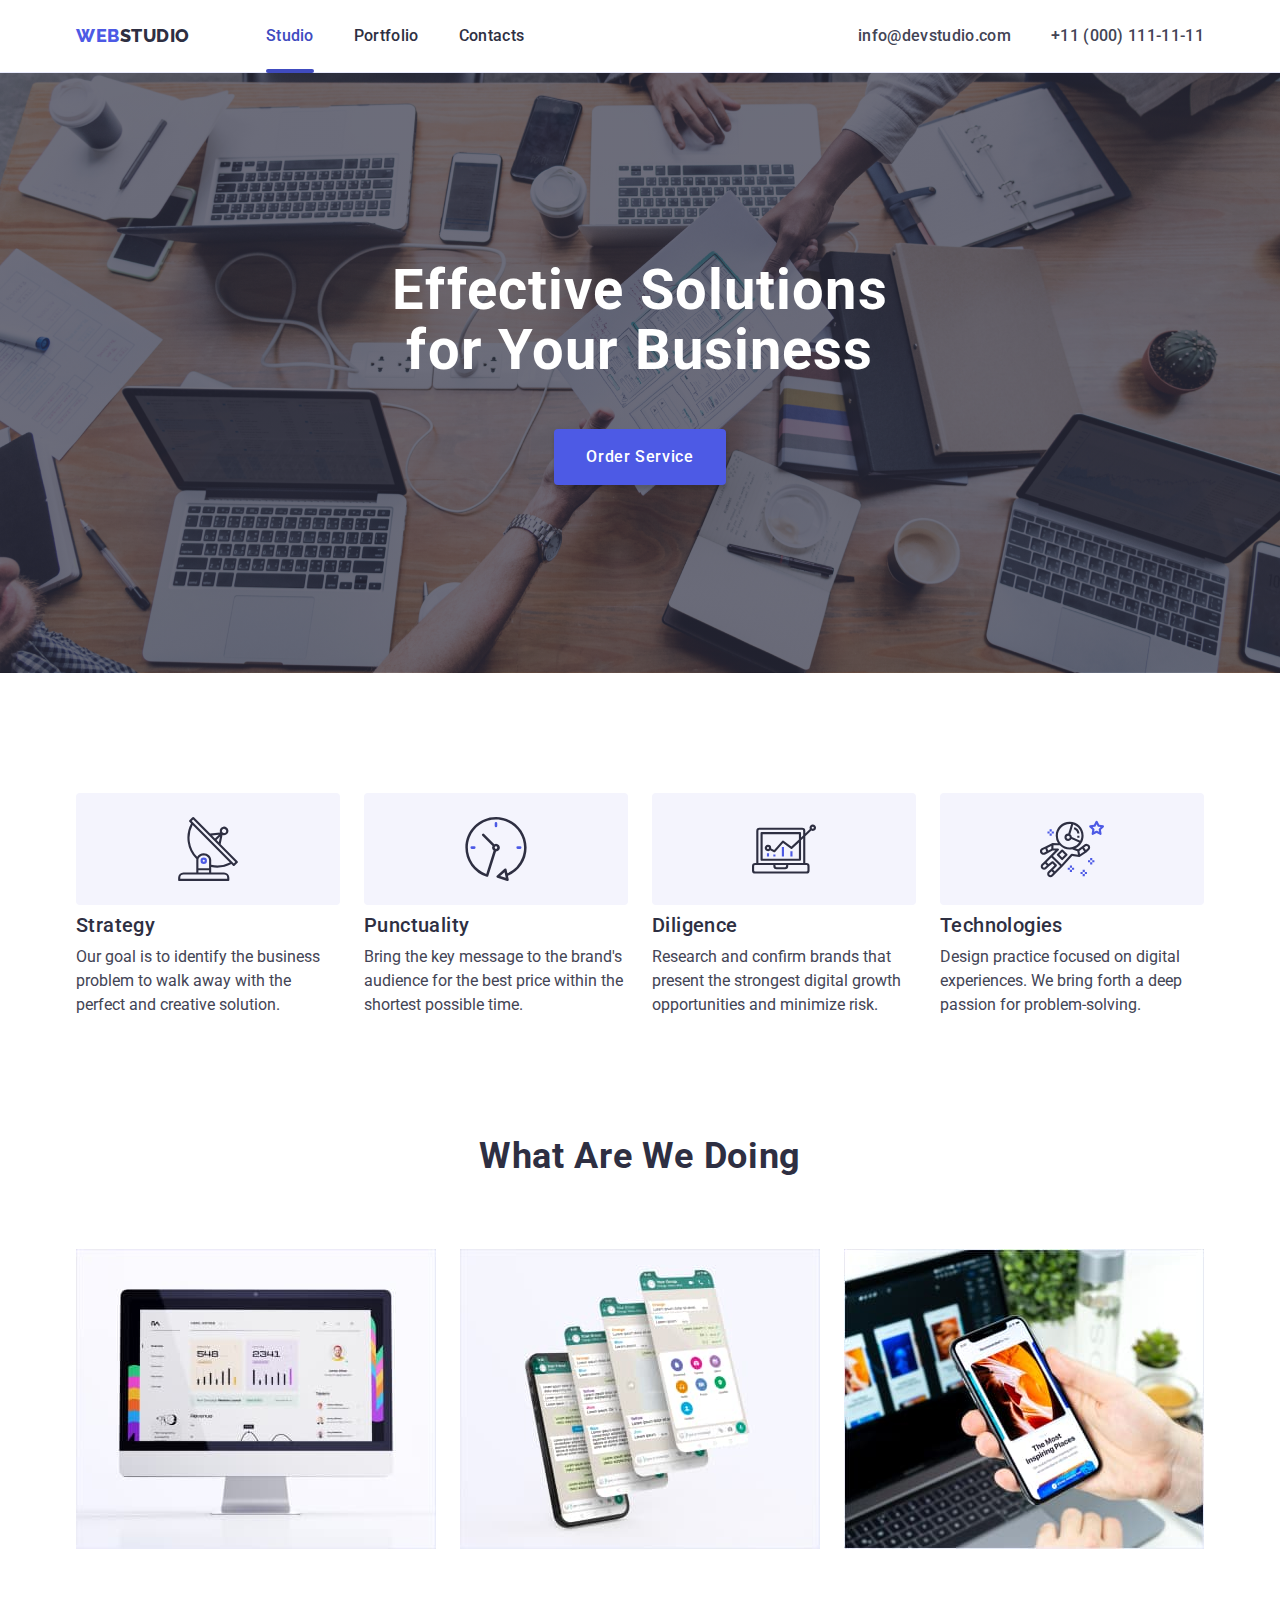
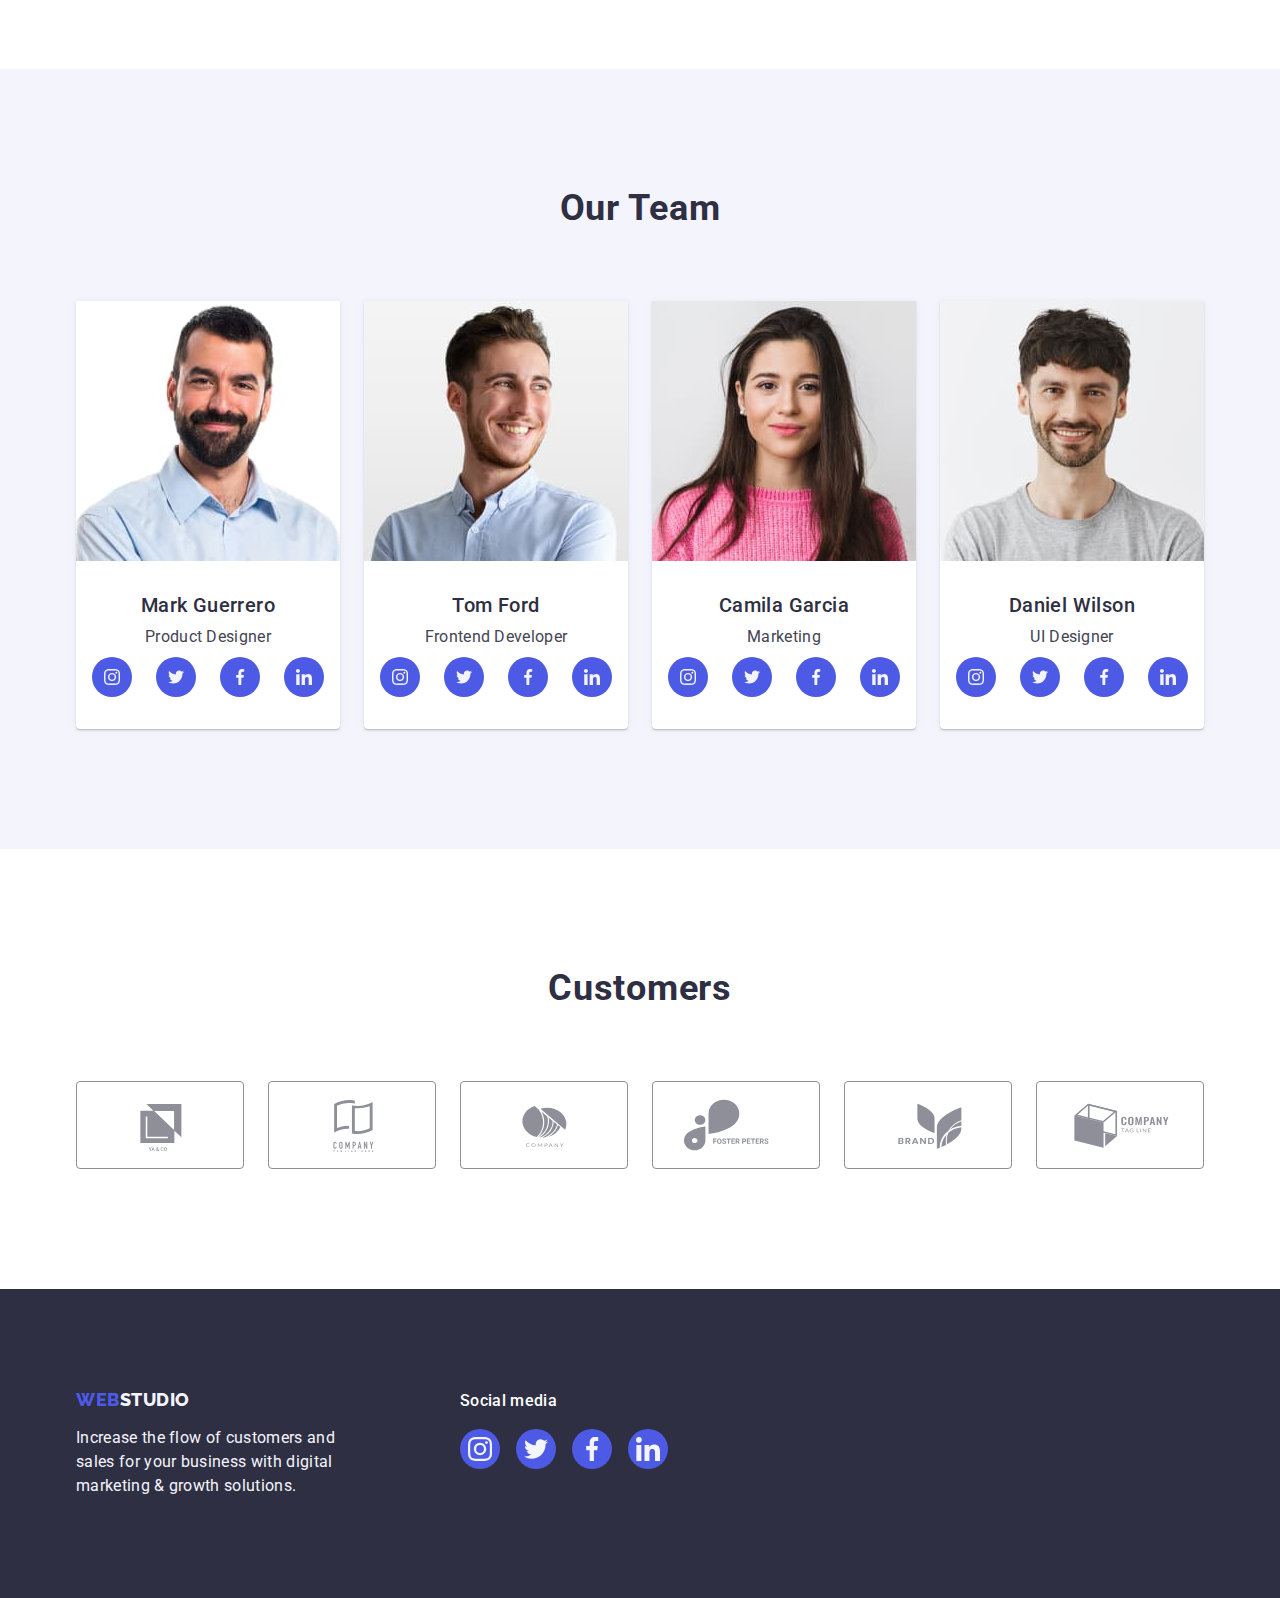
<file: index.html>
<!DOCTYPE html>
<html lang="en">
  <head>
    <meta charset="UTF-8" />
    <meta http-equiv="X-UA-Compatible" content="IE=edge" />
    <meta name="viewport" content="width=device-width, initial-scale=1.0" />
    <title>WebStudio</title>
    <link rel="preconnect" href="https://fonts.googleapis.com" />
    <link rel="preconnect" href="https://fonts.gstatic.com" crossorigin />
    <link
      href="https://fonts.googleapis.com/css2?family=Raleway:wght@800&family=Roboto:wght@400;500;700;900&display=swap"
      rel="stylesheet"
    />
    <link
      rel="stylesheet"
      href="https://cdnjs.cloudflare.com/ajax/libs/modern-normalize/2.0.0/modern-normalize.min.css"
    />
    <link rel="stylesheet" href="./css/styles.css" />
  </head>
  <body>
    <header class="header background">
      <div class="header-container container">
        <nav class="header-navigation">
          <a
            class="logo link"
            href="./index.html"
            target="_blank"
            rel="noopener noreferrer"
          >
            Web<span class="header-logo-accent">Studio</span>
          </a>
          <ul class="header-list list">
            <li class="header-item">
              <a
                class="header-link current link"
                href="./index.html"
                rel="noopener noreferrer"
              >
                Studio
              </a>
            </li>
            <li class="header-item">
              <a
                class="header-link link"
                href="./portfolio.html"
                rel="noopener noreferrer"
              >
                Portfolio
              </a>
            </li>
            <li class="header-item">
              <a class="header-link link" href="" rel="noopener noreferrer"
                >Contacts</a
              >
            </li>
          </ul>
        </nav>
        <address class="header-contact">
          <ul class="header-list list">
            <li class="header-item">
              <a
                class="header-link link contact"
                href="mailto:info@devstudio.com"
                target="_blank"
                rel="noopener noreferrer"
                >info@devstudio.com
              </a>
            </li>
            <li class="header-item">
              <a
                class="header-link link contact"
                href="tel:+110001111111"
                target="_blank"
                rel="noopener noreferrer"
                >+11 (000) 111-11-11
              </a>
            </li>
          </ul>
        </address>
      </div>
    </header>
    <main class="main">
      <section class="first-container second-background">
        <div class="container">
          <h1 class="first-container-title">
            Effective Solutions for Your Business
          </h1>
          <button class="first-container-btn btn" type="button" data-modal-open>
            Order Service
          </button>
        </div>
      </section>
      <section class="second-container background">
        <div class="container">
          <h2 class="title visually-hidden">Features</h2>
          <ul class="second-container-list list">
            <li class="second-container-item">
              <div class="bg-icon">
                <svg class="second-container-icon" width="64" height="64">
                  <use href="./images/icons.svg#icon-antenna"></use>
                </svg>
              </div>
              <h3 class="item-title">Strategy</h3>
              <p class="text">
                Our goal is to identify the business problem to walk away with
                the perfect and creative solution.
              </p>
            </li>
            <li class="second-container-item">
              <div class="bg-icon">
                <svg class="second-container-icon" width="64" height="64">
                  <use href="./images/icons.svg#icon-clock"></use>
                </svg>
              </div>
              <h3 class="item-title">Punctuality</h3>
              <p class="text">
                Bring the key message to the brand's audience for the best price
                within the shortest possible time.
              </p>
            </li>
            <li class="second-container-item">
              <div class="bg-icon">
                <svg class="second-container-icon" width="64" height="64">
                  <use href="./images/icons.svg#icon-diagram"></use>
                </svg>
              </div>
              <h3 class="item-title">Diligence</h3>
              <p class="text">
                Research and confirm brands that present the strongest digital
                growth opportunities and minimize risk.
              </p>
            </li>
            <li class="second-container-item">
              <div class="bg-icon">
                <svg class="second-container-icon" width="64" height="64">
                  <use href="./images/icons.svg#icon-astronaut"></use>
                </svg>
              </div>
              <h3 class="item-title">Technologies</h3>
              <p class="text">
                Design practice focused on digital experiences. We bring forth a
                deep passion for problem-solving.
              </p>
            </li>
          </ul>
        </div>
      </section>
      <section class="third-container background">
        <div class="container">
          <h2 class="title">What are we doing</h2>
          <ul class="third-container-list list">
            <li class="third-container-item">
              <img
                src="./images/about/img-1.jpg"
                class="third-container-img"
                alt="Desktop"
                width="360"
                height="300"
              />
            </li>
            <li class="third-container-item">
              <img
                src="./images/about/img-2.jpg"
                class="third-container-img"
                alt="Mobile"
                width="360"
                height="300"
              />
            </li>
            <li class="third-container-item">
              <img
                src="./images/about/img-3.jpg"
                class="third-container-img"
                alt="Laptop and mobile"
                width="360"
                height="300"
              />
            </li>
          </ul>
        </div>
      </section>
      <section class="fourth-container">
        <div class="container">
          <h2 class="title">Our Team</h2>
          <ul class="fourth-container-list list">
            <li class="fourth-container-item">
              <img
                src="./images/team/img-1.jpg"
                class="fourth-container-img"
                alt="Mark Guerrero works as a Product Designer"
                width="264"
              />
              <div class="description">
                <h3 class="item-title name">Mark Guerrero</h3>
                <p class="specialty text">Product Designer</p>
                <ul class="social-icons-list list">
                  <li class="social-icons-item">
                    <a
                      class="socials-link"
                      href="https://instagram.com"
                      target="_blank"
                      rel="noopener noreferrer"
                      aria-label="Instagram icon"
                    >
                      <svg class="social-icon" width="16" height="16">
                        <use href="./images/icons.svg#icon-instagram"></use>
                      </svg>
                    </a>
                  </li>
                  <li class="social-icons-item">
                    <a
                      class="socials-link"
                      href="https://twitter.com"
                      target="_blank"
                      rel="noopener noreferrer"
                      aria-label="Twitter icon"
                    >
                      <svg class="social-icon" width="16" height="16">
                        <use href="./images/icons.svg#icon-twitter"></use>
                      </svg>
                    </a>
                  </li>
                  <li class="social-icons-item">
                    <a
                      class="socials-link"
                      href="https://facebook.com"
                      target="_blank"
                      rel="noopener noreferrer"
                      aria-label="Facebook icon"
                    >
                      <svg class="social-icon" width="16" height="16">
                        <use href="./images/icons.svg#icon-facebook"></use>
                      </svg>
                    </a>
                  </li>
                  <li class="social-icons-item">
                    <a
                      class="socials-link"
                      href="https://www.linkedin.com/"
                      target="_blank"
                      rel="noopener noreferrer"
                      aria-label="Linkedin icon"
                    >
                      <svg class="social-icon" width="16" height="16">
                        <use href="./images/icons.svg#icon-linkedin"></use>
                      </svg>
                    </a>
                  </li>
                </ul>
              </div>
            </li>
            <li class="fourth-container-item">
              <img
                src="./images/team/img-2.jpg"
                class="fourth-container-img"
                alt="Tom Ford works as a Frontend Developer"
                width="264"
              />
              <div class="description">
                <h3 class="item-title name">Tom Ford</h3>
                <p class="specialty text">Frontend Developer</p>
                <ul class="social-icons-list list">
                  <li class="social-icons-item">
                    <a
                      class="socials-link"
                      href="https://instagram.com"
                      target="_blank"
                      rel="noopener noreferrer"
                      aria-label="Instagram icon"
                    >
                      <svg class="social-icon" width="16" height="16">
                        <use href="./images/icons.svg#icon-instagram"></use>
                      </svg>
                    </a>
                  </li>
                  <li class="social-icons-item">
                    <a
                      class="socials-link"
                      href="https://twitter.com"
                      target="_blank"
                      rel="noopener noreferrer"
                      aria-label="Twitter icon"
                    >
                      <svg class="social-icon" width="16" height="16">
                        <use href="./images/icons.svg#icon-twitter"></use>
                      </svg>
                    </a>
                  </li>
                  <li class="social-icons-item">
                    <a
                      class="socials-link"
                      href="https://facebook.com"
                      target="_blank"
                      rel="noopener noreferrer"
                      aria-label="Facebook icon"
                    >
                      <svg class="social-icon" width="16" height="16">
                        <use href="./images/icons.svg#icon-facebook"></use>
                      </svg>
                    </a>
                  </li>
                  <li class="social-icons-item">
                    <a
                      class="socials-link"
                      href="https://www.linkedin.com/"
                      target="_blank"
                      rel="noopener noreferrer"
                      aria-label="Linkedin icon"
                    >
                      <svg class="social-icon" width="16" height="16">
                        <use href="./images/icons.svg#icon-linkedin"></use>
                      </svg>
                    </a>
                  </li>
                </ul>
              </div>
            </li>
            <li class="fourth-container-item">
              <img
                src="./images/team/img-3.jpg"
                class="fourth-container-img"
                alt="Camila Garcia works as a Marketer"
                width="264"
              />
              <div class="description">
                <h3 class="item-title name">Camila Garcia</h3>
                <p class="specialty text">Marketing</p>
                <ul class="social-icons-list list">
                  <li class="social-icons-item">
                    <a
                      class="socials-link"
                      href="https://instagram.com"
                      target="_blank"
                      rel="noopener noreferrer"
                      aria-label="Instagram icon"
                    >
                      <svg class="social-icon" width="16" height="16">
                        <use href="./images/icons.svg#icon-instagram"></use>
                      </svg>
                    </a>
                  </li>
                  <li class="social-icons-item">
                    <a
                      class="socials-link"
                      href="https://twitter.com"
                      target="_blank"
                      rel="noopener noreferrer"
                      aria-label="Twitter icon"
                    >
                      <svg class="social-icon" width="16" height="16">
                        <use href="./images/icons.svg#icon-twitter"></use>
                      </svg>
                    </a>
                  </li>
                  <li class="social-icons-item">
                    <a
                      class="socials-link"
                      href="https://facebook.com"
                      target="_blank"
                      rel="noopener noreferrer"
                      aria-label="Facebook icon"
                    >
                      <svg class="social-icon" width="16" height="16">
                        <use href="./images/icons.svg#icon-facebook"></use>
                      </svg>
                    </a>
                  </li>
                  <li class="social-icons-item">
                    <a
                      class="socials-link"
                      href="https://www.linkedin.com/"
                      target="_blank"
                      rel="noopener noreferrer"
                      aria-label="Linkedin icon"
                    >
                      <svg class="social-icon" width="16" height="16">
                        <use href="./images/icons.svg#icon-linkedin"></use>
                      </svg>
                    </a>
                  </li>
                </ul>
              </div>
            </li>
            <li class="fourth-container-item">
              <img
                src="./images/team/img-4.jpg"
                class="fourth-container-img"
                alt="Daniel Wilson works as a UI Designer"
                width="264"
              />
              <div class="description">
                <h3 class="item-title name">Daniel Wilson</h3>
                <p class="specialty text">UI Designer</p>
                <ul class="social-icons-list list">
                  <li class="social-icons-item">
                    <a
                      class="socials-link"
                      href="https://instagram.com"
                      target="_blank"
                      rel="noopener noreferrer"
                      aria-label="Instagram icon"
                    >
                      <svg class="social-icon" width="16" height="16">
                        <use href="./images/icons.svg#icon-instagram"></use>
                      </svg>
                    </a>
                  </li>
                  <li class="social-icons-item">
                    <a
                      class="socials-link"
                      href="https://twitter.com"
                      target="_blank"
                      rel="noopener noreferrer"
                      aria-label="Twitter icon"
                    >
                      <svg class="social-icon" width="16" height="16">
                        <use href="./images/icons.svg#icon-twitter"></use>
                      </svg>
                    </a>
                  </li>
                  <li class="social-icons-item">
                    <a
                      class="socials-link"
                      href="https://facebook.com"
                      target="_blank"
                      rel="noopener noreferrer"
                      aria-label="Facebook icon"
                    >
                      <svg class="social-icon" width="16" height="16">
                        <use href="./images/icons.svg#icon-facebook"></use>
                      </svg>
                    </a>
                  </li>
                  <li class="social-icons-item">
                    <a
                      class="socials-link"
                      href="https://www.linkedin.com/"
                      target="_blank"
                      rel="noopener noreferrer"
                      aria-label="Linkedin icon"
                    >
                      <svg class="social-icon" width="16" height="16">
                        <use href="./images/icons.svg#icon-linkedin"></use>
                      </svg>
                    </a>
                  </li>
                </ul>
              </div>
            </li>
          </ul>
        </div>
      </section>
      <section class="fifth-container">
        <div class="container">
          <h2 class="title">Customers</h2>
          <ul class="fifth-container-list list">
            <li class="fifth-container-item">
              <a
                class="socials-link-customer"
                href=""
                target="_blank"
                rel="noopener noreferrer"
                aria-label="Customer icon"
              >
                <svg class="fifth-container-icon" width="104" height="56">
                  <use href="./images/icons.svg#icon-customer"></use>
                </svg>
              </a>
            </li>
            <li class="fifth-container-item">
              <a
                class="socials-link-customer"
                href=""
                target="_blank"
                rel="noopener noreferrer"
                aria-label="Customer-2 icon"
              >
                <svg class="fifth-container-icon" width="104" height="56">
                  <use href="./images/icons.svg#icon-customer-2"></use>
                </svg>
              </a>
            </li>
            <li class="fifth-container-item">
              <a
                class="socials-link-customer"
                href=""
                target="_blank"
                rel="noopener noreferrer"
                aria-label="Customer-3 icon"
              >
                <svg class="fifth-container-icon" width="104" height="56">
                  <use href="./images/icons.svg#icon-customer-3"></use>
                </svg>
              </a>
            </li>
            <li class="fifth-container-item">
              <a
                class="socials-link-customer"
                href=""
                target="_blank"
                rel="noopener noreferrer"
                aria-label="Customer-4 icon"
              >
                <svg class="fifth-container-icon" width="104" height="56">
                  <use href="./images/icons.svg#icon-customer-4"></use>
                </svg>
              </a>
            </li>
            <li class="fifth-container-item">
              <a
                class="socials-link-customer"
                href=""
                target="_blank"
                rel="noopener noreferrer"
                aria-label="Customer-5 icon"
              >
                <svg class="fifth-container-icon" width="104" height="56">
                  <use href="./images/icons.svg#icon-customer-5"></use>
                </svg>
              </a>
            </li>
            <li class="fifth-container-item">
              <a
                class="socials-link-customer"
                href=""
                target="_blank"
                rel="noopener noreferrer"
                aria-label="Customer-6 icon"
              >
                <svg class="fifth-container-icon" width="104" height="56">
                  <use href="./images/icons.svg#icon-customer-6"></use>
                </svg>
              </a>
            </li>
          </ul>
        </div>
      </section>
    </main>
    <footer class="footer footer-background">
      <div class="container footer-container">
        <div class="footer-container-logo">
          <a
            class="logo logo-footer-margin link"
            href="./index.html"
            target="_blank"
            rel="noopener noreferrer"
          >
            Web<span class="footer-logo-accent">Studio</span>
          </a>
          <p class="footer-text">
            Increase the flow of customers and sales for your business with
            digital marketing & growth solutions.
          </p>
        </div>
        <div>
          <p class="social-media-title">Social media</p>
          <ul class="social-icons-list social-icons-gap list">
            <li class="social-icons-item">
              <a
                class="socials-link footer-socials-link"
                href="https://instagram.com"
                target="_blank"
                rel="noopener noreferrer"
                aria-label="Instagram icon"
              >
                <svg class="social-icon" width="24" height="24">
                  <use href="./images/icons.svg#icon-instagram"></use>
                </svg>
              </a>
            </li>
            <li class="social-icons-item">
              <a
                class="socials-link footer-socials-link"
                href="https://twitter.com"
                target="_blank"
                rel="noopener noreferrer"
                aria-label="Twitter icon"
              >
                <svg class="social-icon" width="24" height="24">
                  <use href="./images/icons.svg#icon-twitter"></use>
                </svg>
              </a>
            </li>
            <li class="social-icons-item">
              <a
                class="socials-link footer-socials-link"
                href="https://facebook.com"
                target="_blank"
                rel="noopener noreferrer"
                aria-label="Facebook icon"
              >
                <svg class="social-icon" width="24" height="24">
                  <use href="./images/icons.svg#icon-facebook"></use>
                </svg>
              </a>
            </li>
            <li class="social-icons-item">
              <a
                class="socials-link footer-socials-link"
                href="https://www.linkedin.com/"
                target="_blank"
                rel="noopener noreferrer"
                aria-label="Linkedin icon"
              >
                <svg class="social-icon" width="24" height="24">
                  <use href="./images/icons.svg#icon-linkedin"></use>
                </svg>
              </a>
            </li>
          </ul>
        </div>
      </div>
    </footer>
    <div class="backdrop is-hidden" data-modal>
      <div class="modal">
        <button class="modal-btn" type="button" data-modal-close>
          <svg class="modal-btn-icon" width="8" height="8">
            <use href="./images/icons.svg#icon-close"></use>
          </svg>
        </button>
      </div>
    </div>

    <script src="./js/modal.js"></script>
  </body>
</html>
</file>
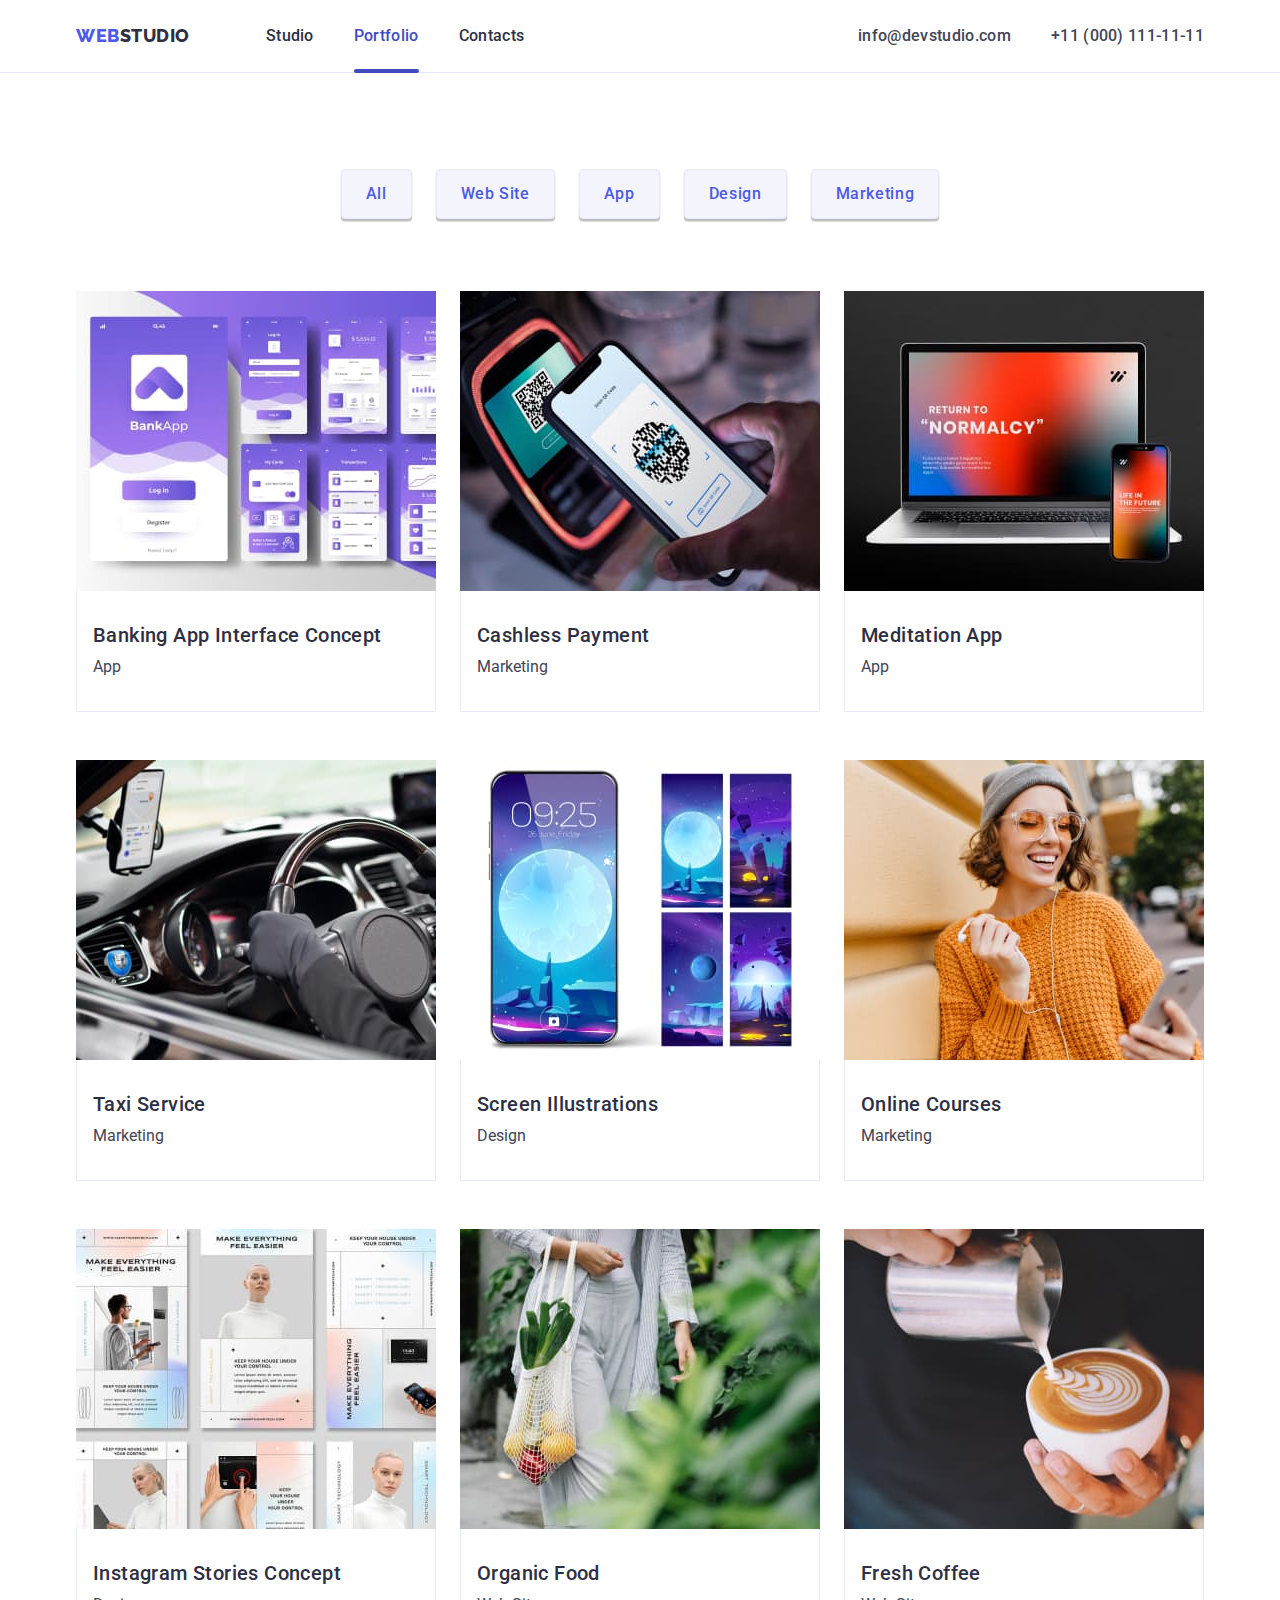
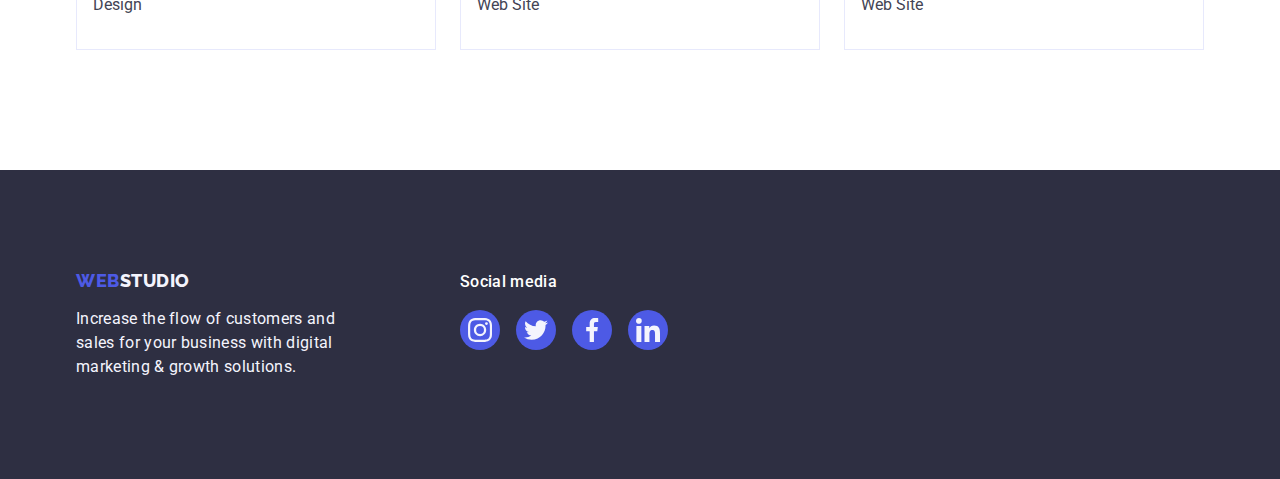
<file: portfolio.html>
<!DOCTYPE html>
<html lang="en">
  <head>
    <meta charset="UTF-8" />
    <meta http-equiv="X-UA-Compatible" content="IE=edge" />
    <meta name="viewport" content="width=device-width, initial-scale=1.0" />
    <title>Portfolio</title>
    <link rel="preconnect" href="https://fonts.googleapis.com" />
    <link rel="preconnect" href="https://fonts.gstatic.com" crossorigin />
    <link
      href="https://fonts.googleapis.com/css2?family=Raleway:wght@800&family=Roboto:wght@400;500;700;900&display=swap"
      rel="stylesheet"
    />
    <link
      rel="stylesheet"
      href="https://cdnjs.cloudflare.com/ajax/libs/modern-normalize/2.0.0/modern-normalize.min.css"
    />
    <link rel="stylesheet" href="./css/styles.css" />
  </head>
  <body>
    <header class="header background">
      <div class="header-container container">
        <nav class="header-navigation">
          <a
            class="logo link"
            href="./index.html"
            target="_blank"
            rel="noopener noreferrer"
          >
            Web<span class="header-logo-accent">Studio</span>
          </a>
          <ul class="header-list list">
            <li class="header-item">
              <a
                class="header-link link"
                href="./index.html"
                rel="noopener noreferrer"
              >
                Studio
              </a>
            </li>
            <li class="header-item">
              <a
                class="header-link current link"
                href="./portfolio.html"
                rel="noopener noreferrer"
              >
                Portfolio
              </a>
            </li>
            <li class="header-item">
              <a class="header-link link" href="" rel="noopener noreferrer"
                >Contacts</a
              >
            </li>
          </ul>
        </nav>
        <address class="header-contact">
          <ul class="header-list list">
            <li class="header-item">
              <a
                class="header-link link contact"
                href="mailto:info@devstudio.com"
                target="_blank"
                rel="noopener noreferrer"
                >info@devstudio.com
              </a>
            </li>
            <li class="header-item">
              <a
                class="header-link link contact"
                href="tel:+110001111111"
                target="_blank"
                rel="noopener noreferrer"
                >+11 (000) 111-11-11
              </a>
            </li>
          </ul>
        </address>
      </div>
    </header>
    <main class="main">
      <section class="categories-container background">
        <div class="container">
          <h1 class="categories-title visually-hidden">Categories</h1>
          <ul class="categories-container-list list">
            <li class="categories-container-item link">
              <button class="categories-container-btn btn" type="button">
                All
              </button>
            </li>
            <li class="categories-container-item link">
              <button class="categories-container-btn btn" type="button">
                Web Site
              </button>
            </li>
            <li class="categories-container-item link">
              <button class="categories-container-btn btn" type="button">
                App
              </button>
            </li>
            <li class="categories-container-item link">
              <button class="categories-container-btn btn" type="button">
                Design
              </button>
            </li>
            <li class="categories-container-item link">
              <button class="categories-container-btn btn" type="button">
                Marketing
              </button>
            </li>
          </ul>
          <ul class="cards-container-list list">
            <li class="cards-container-item">
              <a href="" class="box-link link" target="_blank">
                <div class="cards-container-img">
                  <img
                    src="./images/categories/img-1.jpg"
                    class="categories-container-img"
                    alt="Banking App Interface Concept"
                    width="360"
                    height="300"
                  />
                  <p class="overlay">
                    14 Stylish and User-Friendly App Design Concepts · Task
                    Manager App · Calorie Tracker App · Exotic Fruit Ecommerce
                    App · Cloud Storage App
                  </p>
                </div>
                <div class="description-card">
                  <h2 class="item-title">Banking App Interface Concept</h2>
                  <p class="text">App</p>
                </div>
              </a>
            </li>
            <li class="cards-container-item">
              <a href="" class="box-link link" target="_blank">
                <div class="cards-container-img">
                  <img
                    src="./images/categories/img-2.jpg"
                    class="categories-container-img"
                    alt="Banking App Interface Concept"
                    width="360"
                    height="300"
                  />
                  <p class="overlay">
                    14 Stylish and User-Friendly App Design Concepts · Task
                    Manager App · Calorie Tracker App · Exotic Fruit Ecommerce
                    App · Cloud Storage App
                  </p>
                </div>
                <div class="description-card">
                  <h2 class="item-title">Cashless Payment</h2>
                  <p class="text">Marketing</p>
                </div>
              </a>
            </li>
            <li class="cards-container-item">
              <a href="" class="box-link link" target="_blank">
                <div class="cards-container-img">
                  <img
                    src="./images/categories/img-3.jpg"
                    class="categories-container-img"
                    alt="Banking App Interface Concept"
                    width="360"
                    height="300"
                  />
                  <p class="overlay">
                    14 Stylish and User-Friendly App Design Concepts · Task
                    Manager App · Calorie Tracker App · Exotic Fruit Ecommerce
                    App · Cloud Storage App
                  </p>
                </div>
                <div class="description-card">
                  <h2 class="item-title">Meditation App</h2>
                  <p class="text">App</p>
                </div>
              </a>
            </li>
            <li class="cards-container-item">
              <a href="" class="box-link link" target="_blank">
                <div class="cards-container-img">
                  <img
                    src="./images/categories/img-4.jpg"
                    class="categories-container-img"
                    alt="Banking App Interface Concept"
                    width="360"
                    height="300"
                  />
                  <p class="overlay">
                    14 Stylish and User-Friendly App Design Concepts · Task
                    Manager App · Calorie Tracker App · Exotic Fruit Ecommerce
                    App · Cloud Storage App
                  </p>
                </div>
                <div class="description-card">
                  <h2 class="item-title">Taxi Service</h2>
                  <p class="text">Marketing</p>
                </div>
              </a>
            </li>
            <li class="cards-container-item">
              <a href="" class="box-link link" target="_blank">
                <div class="cards-container-img">
                  <img
                    src="./images/categories/img-5.jpg"
                    class="categories-container-img"
                    alt="Banking App Interface Concept"
                    width="360"
                    height="300"
                  />
                  <p class="overlay">
                    14 Stylish and User-Friendly App Design Concepts · Task
                    Manager App · Calorie Tracker App · Exotic Fruit Ecommerce
                    App · Cloud Storage App
                  </p>
                </div>
                <div class="description-card">
                  <h2 class="item-title">Screen Illustrations</h2>
                  <p class="text">Design</p>
                </div>
              </a>
            </li>
            <li class="cards-container-item">
              <a href="" class="box-link link" target="_blank">
                <div class="cards-container-img">
                  <img
                    src="./images/categories/img-6.jpg"
                    class="categories-container-img"
                    alt="Banking App Interface Concept"
                    width="360"
                    height="300"
                  />
                  <p class="overlay">
                    14 Stylish and User-Friendly App Design Concepts · Task
                    Manager App · Calorie Tracker App · Exotic Fruit Ecommerce
                    App · Cloud Storage App
                  </p>
                </div>
                <div class="description-card">
                  <h2 class="item-title">Online Courses</h2>
                  <p class="text">Marketing</p>
                </div>
              </a>
            </li>
            <li class="cards-container-item">
              <a href="" class="box-link link" target="_blank">
                <div class="cards-container-img">
                  <img
                    src="./images/categories/img-7.jpg"
                    class="categories-container-img"
                    alt="Banking App Interface Concept"
                    width="360"
                    height="300"
                  />
                  <p class="overlay">
                    14 Stylish and User-Friendly App Design Concepts · Task
                    Manager App · Calorie Tracker App · Exotic Fruit Ecommerce
                    App · Cloud Storage App
                  </p>
                </div>
                <div class="description-card">
                  <h2 class="item-title">Instagram Stories Concept</h2>
                  <p class="text">Design</p>
                </div>
              </a>
            </li>
            <li class="cards-container-item">
              <a href="" class="box-link link" target="_blank">
                <div class="cards-container-img">
                  <img
                    src="./images/categories/img-8.jpg"
                    class="categories-container-img"
                    alt="Banking App Interface Concept"
                    width="360"
                    height="300"
                  />
                  <p class="overlay">
                    14 Stylish and User-Friendly App Design Concepts · Task
                    Manager App · Calorie Tracker App · Exotic Fruit Ecommerce
                    App · Cloud Storage App
                  </p>
                </div>
                <div class="description-card">
                  <h2 class="item-title">Organic Food</h2>
                  <p class="text">Web Site</p>
                </div>
              </a>
            </li>
            <li class="cards-container-item">
              <a href="" class="box-link link" target="_blank">
                <div class="cards-container-img">
                  <img
                    src="./images/categories/img-9.jpg"
                    class="categories-container-img"
                    alt="Banking App Interface Concept"
                    width="360"
                    height="300"
                  />
                  <p class="overlay">
                    14 Stylish and User-Friendly App Design Concepts · Task
                    Manager App · Calorie Tracker App · Exotic Fruit Ecommerce
                    App · Cloud Storage App
                  </p>
                </div>
                <div class="description-card">
                  <h2 class="item-title">Fresh Coffee</h2>
                  <p class="text">Web Site</p>
                </div>
              </a>
            </li>
          </ul>
        </div>
      </section>
    </main>
    <footer class="footer footer-background">
      <div class="container footer-container">
        <div class="footer-container-logo">
          <a
            class="logo logo-footer-margin link"
            href="./index.html"
            target="_blank"
            rel="noopener noreferrer"
          >
            Web<span class="footer-logo-accent">Studio</span>
          </a>
          <p class="footer-text">
            Increase the flow of customers and sales for your business with
            digital marketing & growth solutions.
          </p>
        </div>
        <div>
          <p class="social-media-title">Social media</p>
          <ul class="social-icons-list social-icons-gap list">
            <li class="social-icons-item">
              <a
                class="socials-link footer-socials-link"
                href="https://instagram.com"
                target="_blank"
                rel="noopener noreferrer"
                aria-label="Instagram icon"
              >
                <svg class="social-icon" width="24" height="24">
                  <use href="./images/icons.svg#icon-instagram"></use>
                </svg>
              </a>
            </li>
            <li class="social-icons-item">
              <a
                class="socials-link footer-socials-link"
                href="https://twitter.com"
                target="_blank"
                rel="noopener noreferrer"
                aria-label="Twitter icon"
              >
                <svg class="social-icon" width="24" height="24">
                  <use href="./images/icons.svg#icon-twitter"></use>
                </svg>
              </a>
            </li>
            <li class="social-icons-item">
              <a
                class="socials-link footer-socials-link"
                href="https://facebook.com"
                target="_blank"
                rel="noopener noreferrer"
                aria-label="Facebook icon"
              >
                <svg class="social-icon" width="24" height="24">
                  <use href="./images/icons.svg#icon-facebook"></use>
                </svg>
              </a>
            </li>
            <li class="social-icons-item">
              <a
                class="socials-link footer-socials-link"
                href="https://www.linkedin.com/"
                target="_blank"
                rel="noopener noreferrer"
                aria-label="Linkedin icon"
              >
                <svg class="social-icon" width="24" height="24">
                  <use href="./images/icons.svg#icon-linkedin"></use>
                </svg>
              </a>
            </li>
          </ul>
        </div>
      </div>
    </footer>
  </body>
</html>
</file>
<file: css/styles.css>
:root {
  /* Fonts */
  --main-font: Roboto, sans-serif;
  --secondary-font: Raleway, sans-serif;

  /* Font weight */
  --regular-weight: 400;
  --medium-weight: 500;
  --bold-weight: 700;

  /* Colors */
  --cloud-color: #f4f4fd;
  --primary-brand-color: #4d5ae5;
  --navy-blue-color: #2e2f42;
  --grey-color: #2e2f42b2;
  --slate-color: #434455;
  --light-slate-color: #8e8f99;
  --accent-color: #e7e9fc;
  --white-color: #ffffff;
  --success-color: #31d0aa;
  --modal-bg-color: #fcfcfc;
  --active-bg-color: #404bbf;

  /* Fonts Size */
  --small-size: 12px;
  --medium-size: 16px;
  --large-size: 20px;
  --xLarge-size: 36px;
  --xxLarge-size: 56px;
}

/**
  |============================
  | Base styles
  |============================
*/

body {
  font-family: var(--main-font);
  font-size: var(--medium-size);
  font-weight: var(--regular-weight);
  background-color: var(--white-color);
  color: var(--slate-color);
  line-height: 1.5;
}

ul {
  padding: 0;
  margin: 0;
}

.list {
  list-style: none;
}

.btn {
  cursor: pointer;
}

.container {
  width: 1158px;
  padding: 0 15px;
  margin: 0 auto;
}

img {
  display: block;
  max-width: 100%;
  height: auto;
}

p,
h1,
h2,
h3,
h4,
h5,
h6 {
  margin: 0;
}

/**
  |============================
  | Main page
  |============================
  | Header styles
  |============================
*/

.header {
  border-bottom: 1px solid var(--accent-color);
  box-shadow: 0px 2px 1px rgba(46, 47, 66, 0.08),
    0px 1px 1px rgba(46, 47, 66, 0.16), 0px 1px 6px rgba(46, 47, 66, 0.08);
}

.background {
  background-color: var(--white-color);
}

.header-container {
  display: flex;
  align-items: center;
}

.header-navigation {
  display: flex;
  align-items: center;
  margin-right: auto;
}

.logo {
  display: inline-block;
  color: var(--primary-brand-color);
  font-family: var(--secondary-font);
  font-size: 18px;
  font-weight: 800;
  line-height: 1.17;
  letter-spacing: 0.03em;
  text-transform: uppercase;
  margin-right: 76px;
}

.link {
  text-decoration: none;
}

.header-logo-accent {
  color: var(--navy-blue-color);
}

.header-list {
  display: flex;
  align-items: flex-start;
  gap: 40px;
}

.header-link {
  position: relative;
  display: block;
  color: var(--navy-blue-color);
  font-weight: var(--medium-weight);
  font-size: var(--medium-size);
  line-height: 1.5;
  letter-spacing: 0.02em;
  padding-top: 24px;
  padding-bottom: 24px;
  transition: color 250ms cubic-bezier(0.4, 0, 0.2, 1);
}

.current {
  color: var(--active-bg-color);
}

.current::after {
  content: "";
  position: absolute;
  background-color: var(--active-bg-color);
  border-radius: 2px;
  height: 4px;
  width: 100%;
  left: 0;
  bottom: -1px;
  transition: background-color 250ms cubic-bezier(0.4, 0, 0.2, 1);
  -webkit-transition: background-color 250ms cubic-bezier(0.4, 0, 0.2, 1);
  -moz-transition: background-color 250ms cubic-bezier(0.4, 0, 0.2, 1);
  -ms-transition: background-color 250ms cubic-bezier(0.4, 0, 0.2, 1);
  -o-transition: background-color 250ms cubic-bezier(0.4, 0, 0.2, 1);
  transition-timing-function: cubic-bezier(0.4, 0, 0.2, 1);
}

.header-link:hover,
.header-link:focus {
  color: var(--active-bg-color);
}

.header-contact {
  font-style: normal;
}

.contact {
  color: var(--slate-color);
}

/**
  |============================
  | First Container styles
  |============================
*/

.first-container {
  padding-top: 188px;
  padding-bottom: 188px;
  letter-spacing: 0.02em;
  max-width: 1440px;
  margin: 0 auto;
}

.second-background {
  background-image: linear-gradient(
      rgba(46, 47, 66, 0.7),
      rgba(46, 47, 66, 0.7)
    ),
    url(../images/hero-bg.jpg);
  background-size: cover;
  background-repeat: no-repeat;
  background-position: center;
}

.first-container-title {
  margin: 0 auto;
  color: var(--white-color);
  text-align: center;
  font-size: 56px;
  font-weight: var(--bold-weight);
  line-height: 1.07;
  letter-spacing: 0.02em;
  margin-bottom: 48px;
  max-width: 496px;
}

.first-container-btn {
  display: block;
  margin: 0 auto;
  font-family: inherit;
  background-color: var(--primary-brand-color);
  color: var(--white-color);
  font-size: inherit;
  font-weight: var(--medium-weight);
  line-height: inherit;
  letter-spacing: 0.04em;
  border-radius: 4px;
  box-shadow: 0px 4px 4px 0px rgba(0, 0, 0, 0.15);
  padding: 16px 32px;
  border: none;
  min-width: 169px;
  transition: background-color 250ms cubic-bezier(0.4, 0, 0.2, 1);
}

.first-container-btn:hover,
.first-container-btn:focus {
  background-color: var(--active-bg-color);
}

.backdrop {
  position: fixed;
  top: 0;
  left: 0;
  z-index: 2;

  width: 100%;
  height: 100%;

  background-color: rgba(46, 47, 66, 0.4);

  opacity: 1;
  visibility: visible;
}

.backdrop.is-hidden {
  opacity: 0;
  visibility: hidden;
  pointer-events: none;
  transition-delay: 500ms;
  transition: opacity 250ms cubic-bezier(0.4, 0, 0.2, 1),
    visibility 250ms cubic-bezier(0.4, 0, 0.2, 1);
}

.modal {
  position: absolute;
  top: 50%;
  left: 50%;
  transform: translateX(-50%) translateY(-50%) scale(1);

  width: 408px;
  min-height: 584px;
  padding: 40px;

  border-radius: 4px;
  background-color: var(--modal-bg-color);
  box-shadow: 0px 2px 1px 0px rgba(0, 0, 0, 0.2),
    0px 1px 3px 0px rgba(0, 0, 0, 0.12), 0px 1px 1px 0px rgba(0, 0, 0, 0.14);

  transition: transform 250ms cubic-bezier(0.4, 0, 0.2, 1);
}

.backdrop.is-hidden .modal {
  transform: translateX(-50%) translateY(-50%) scale(0.2);
  opacity: 0;
  transition-delay: 0s;
}

.modal-btn {
  position: absolute;
  top: 24px;
  right: 24px;

  display: flex;
  align-items: center;
  justify-content: center;

  border-radius: 50%;
  width: 24px;
  height: 24px;
  padding: 0;
  background-color: var(--accent-color);
  border: 1px solid rgba(0, 0, 0, 0.1);
  cursor: pointer;

  transition: background-color 250ms cubic-bezier(0.4, 0, 0.2, 1),
    border 250ms cubic-bezier(0.4, 0, 0.2, 1);
}

.modal-btn:hover,
.modal-btn:focus {
  background-color: var(--active-bg-color);
  fill: var(--white-color);
  border: none;
}

.modal-btn-icon {
  transition: fill 250ms cubic-bezier(0.4, 0, 0.2, 1);
}

/**
  |============================
  | Second Container styles
  |============================
*/

.second-container {
  letter-spacing: 0.02em;
  padding-top: 120px;
  padding-bottom: 120px;
}

.second-container-list {
  display: flex;
  justify-content: center;
  gap: 24px;
}

.second-container-item {
  width: 264px;
}

.bg-icon {
  display: flex;
  justify-content: center;
  align-items: center;

  width: 264px;
  height: 112px;
  border-radius: 4px;
  background-color: var(--cloud-color);
  margin-bottom: 8px;
}

.second-container-icon {
  fill: var(--navy-blue-color);
}

.title {
  color: var(--navy-blue-color);
  text-align: center;
  font-size: 36px;
  line-height: 1.11;
  letter-spacing: 0.02em;
  text-transform: capitalize;
  margin-bottom: 72px;
}

.visually-hidden {
  position: absolute;
  width: 1px;
  height: 1px;
  margin: -1px;
  border: 0;
  padding: 0;
  white-space: nowrap;
  clip-path: inset(100%);
  clip: rect(0 0 0 0);
  overflow: hidden;
}

.item-title {
  color: var(--navy-blue-color);
  font-size: 20px;
  font-weight: var(--medium-weight);
  line-height: 1.2;
  letter-spacing: 0.02em;
  margin-bottom: 8px;
}

.text {
  color: var(--slate-color);
  letter-spacing: 0;
}

/**
  |============================
  | Third Container styles
  |============================
*/

.third-container {
  padding-bottom: 120px;
}

.third-container-list {
  display: flex;
  gap: 24px;
}

/**
  |============================
  | Fourth Container styles
  |============================
*/

.fourth-container {
  background-color: var(--cloud-color);
  letter-spacing: 0.02em;
  padding-top: 120px;
  padding-bottom: 120px;
}

.fourth-container-list {
  display: flex;
  align-items: center;
  gap: 24px;
}

.fourth-container-item {
  background-color: var(--white-color);
  border-radius: 0px 0px 4px 4px;
  box-shadow: 0px 2px 1px 0px rgba(46, 47, 66, 0.08),
    0px 1px 1px 0px rgba(46, 47, 66, 0.16),
    0px 1px 6px 0px rgba(46, 47, 66, 0.08);
}

.description {
  padding-top: 32px;
  padding-bottom: 32px;
}

.name,
.specialty {
  text-align: center;
  letter-spacing: 0.02em;
}

.specialty {
  margin-bottom: 8px;
}

.social-icons-list,
.fifth-container-list {
  display: flex;
  justify-content: center;
  align-items: center;
  gap: 24px;
}

.socials-link {
  display: flex;
  justify-content: center;
  align-items: center;

  background-color: var(--primary-brand-color);
  border-radius: 50%;
  transition: background-color 250ms cubic-bezier(0.4, 0, 0.2, 1);
  width: 100%;
  height: 100%;
}

.social-icons-item {
  display: inline-flex;
  position: relative;

  width: 40px;
  height: 40px;
}

.socials-link:hover,
.socials-link:focus {
  background-color: var(--active-bg-color);
}

.social-icon {
  position: absolute;
  top: 50%;
  left: 50%;
  transform: translate(-50%, -50%);

  fill: var(--cloud-color);
}

/**
  |============================
  | Fifth Container styles
  |============================
*/

.fifth-container {
  padding-top: 120px;
  padding-bottom: 120px;
}

.fifth-container-item {
  width: 168px;
  height: 88px;
  transition: border 250ms cubic-bezier(0.4, 0, 0.2, 1);
}

.socials-link-customer {
  display: flex;
  justify-content: center;
  align-items: center;

  width: 100%;
  height: 100%;

  border: 1px solid var(--light-slate-color);
  border-radius: 4px;
  color: var(--light-slate-color);
  transition: color 250ms cubic-bezier(0.4, 0, 0.2, 1),
    border-color 250ms cubic-bezier(0.4, 0, 0.2, 1);
}

.socials-link-customer:hover,
.socials-link-customer:focus {
  color: var(--active-bg-color);
  border-color: var(--active-bg-color);
}

.fifth-container-icon {
  fill: currentColor;
  transition: fill 250ms cubic-bezier(0.4, 0, 0.2, 1);
}

.fifth-container-item:hover .fifth-container-icon,
.fifth-container-item:focus .fifth-container-icon {
  fill: var(--active-bg-color);
}

/**
  |============================
  | Footer styles
  |============================
*/

.footer-background {
  background-color: var(--navy-blue-color);
}

.footer {
  padding-top: 100px;
  padding-bottom: 100px;
}

.footer-container {
  display: flex;
  align-items: baseline;
}

.footer-container-logo {
  margin-right: 120px;
}

.logo-footer-margin {
  margin-bottom: 16px;
}

.footer-logo-accent {
  color: var(--cloud-color);
}

.footer-text {
  color: var(--cloud-color);
  letter-spacing: 0.02em;
  width: 264px;
}

.social-media-title {
  color: var(--white-color);
  font-style: normal;
  font-weight: 500;
  line-height: 1.5;
  letter-spacing: 0.02em;
  margin-bottom: 16px;
}

.social-icons-gap {
  gap: 16px;
}

.footer-socials-link:hover,
.footer-socials-link:focus {
  background-color: var(--success-color);
}

/**
  |============================
  | Portfolio page
  |============================
  | Categories styles
  |============================
*/

.categories-container {
  padding-top: 96px;
  padding-bottom: 120px;
}

.categories-container-list {
  display: flex;
  align-items: center;
  justify-content: center;
  gap: 24px;
  margin-bottom: 72px;
}

.categories-container-btn {
  border: 1px solid var(--accent-color);
  background: var(--cloud-color);
  color: var(--primary-brand-color);
  text-align: center;
  font-family: inherit;
  font-size: inherit;
  font-weight: 500;
  line-height: 1.5;
  letter-spacing: 0.04em;
  padding: 12px 24px;
  border-radius: 4px;
  box-shadow: 0px 2px 2px 0px rgba(0, 0, 0, 0.12),
    0px 2px 1px 0px rgba(0, 0, 0, 0.08), 0px 3px 1px 0px rgba(0, 0, 0, 0.1);
  transition: color 250ms cubic-bezier(0.4, 0, 0.2, 1),
    background-color 250ms cubic-bezier(0.4, 0, 0.2, 1),
    border-color 250ms cubic-bezier(0.4, 0, 0.2, 1),
    box-shadow 250ms cubic-bezier(0.4, 0, 0.2, 1);
}

.categories-container-btn:hover,
.categories-container-btn:focus {
  background-color: var(--active-bg-color);
  color: var(--white-color);
  border: 1px solid transparent;
}

.cards-container-list {
  display: flex;
  flex-wrap: wrap;
  align-items: center;
  row-gap: 48px;
  column-gap: 24px;
}

.cards-container-item {
  width: calc((100% - 24px * 2) / 3);
  transition: box-shadow 250ms cubic-bezier(0.4, 0, 0.2, 1);
}

.box-link {
  display: block;
  position: relative;
  overflow: hidden;
  transition: box-shadow 250ms cubic-bezier(0.4, 0, 0.2, 1);
}

.box-link:hover,
.box-link:focus {
  box-shadow: 0px 1px 6px rgba(46, 47, 66, 0.08),
    0px 1px 1px rgba(46, 47, 66, 0.16), 0px 2px 1px rgba(46, 47, 66, 0.08);
}

.box-link:hover .overlay,
.box-link:focus .overlay {
  transform: translatey(0);
}

.cards-container-img {
  position: relative;
  overflow: hidden;
}

.overlay {
  position: absolute;
  top: 0;
  left: 0;
  width: 100%;
  height: 100%;
  padding: 40px 32px;
  background-color: var(--primary-brand-color);
  color: var(--cloud-color);
  line-height: 1.5;
  letter-spacing: 0.02em;
  z-index: 1;

  transform: translatey(100%);
  transition: transform 250ms cubic-bezier(0.4, 0, 0.2, 1);
}

.description-card {
  background-color: var(--white-color);
  position: relative;
  padding: 32px 16px;
  border: 1px solid var(--accent-color);
  border-top: none;
  z-index: 2;
}
</file>
